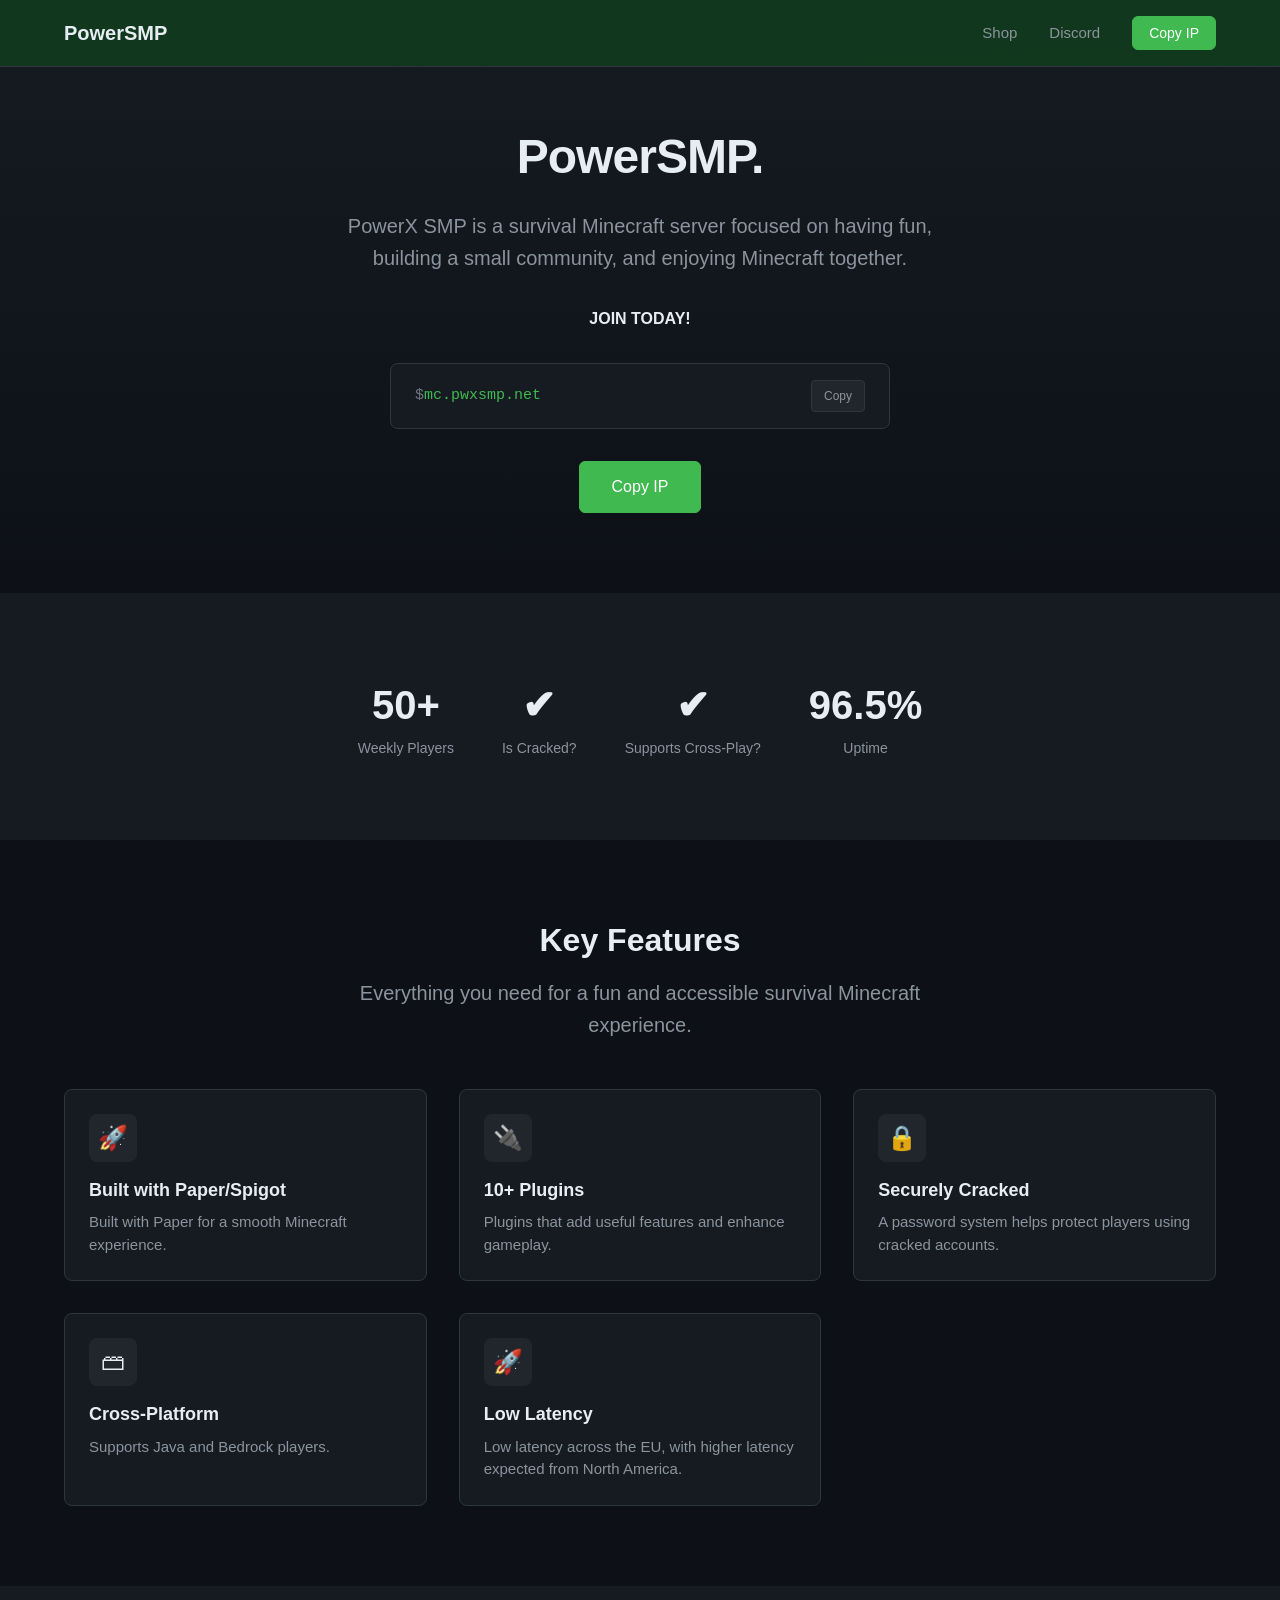
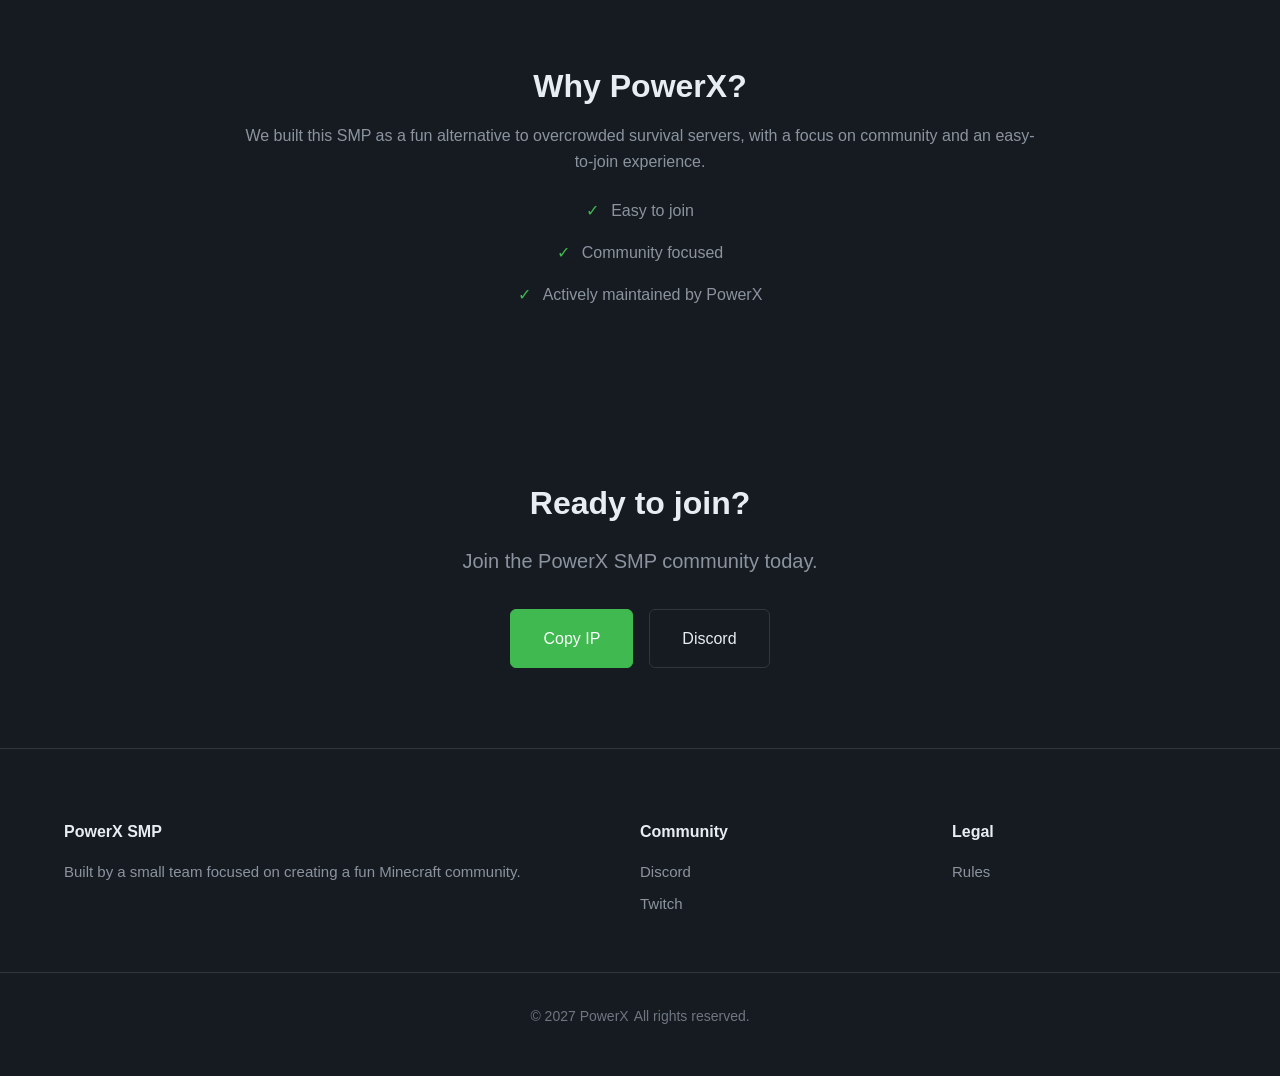
<file: index.html>
<!DOCTYPE html>
<html lang="en">
<head>
<meta charset="UTF-8">
<meta name="viewport" content="width=device-width, initial-scale=1.0">
<meta name="generator" content="Silex v3.9.0">
<link rel="stylesheet" href="css/index.css">
</head>
<body id="page-main" class="page-main">
<header class="oss-nav">
  <div class="oss-container nav-inner">
    <a href="index.html" class="oss-nav__logo">PowerSMP</a>
    <input type="checkbox" id="nav-toggle" class="navbar__checkbox">
    <nav class="navbar__menu">
      <a href="shop.html" class="oss-nav__link">Shop</a>
      <a href="https://discord.pwxsmp.net" class="oss-nav__link">Discord</a>
      <button type="button" class="oss-btn oss-btn--primary oss-btn--sm copy-ip">Copy IP</button>
    </nav>
    <label for="nav-toggle" class="navbar__toggle">☰</label>
  </div>
</header>

<main>
<section class="oss-hero">
  <div class="oss-container">
    <h1 class="oss-h1 oss-hero__title">PowerSMP.</h1>
    <p class="oss-body-lg oss-hero__subtitle">PowerX SMP is a survival Minecraft server focused on having fun, building a small community, and enjoying Minecraft together.</p>
    <div class="join-label"><b>JOIN TODAY!</b></div>
    <div class="oss-code">
      <div><span class="oss-code__prompt">$</span><span class="oss-code__command">mc.pwxsmp.net</span></div>
      <button type="button" class="oss-code__copy copy-ip">Copy</button>
    </div>
    <div class="hero-buttons"><button type="button" class="oss-btn oss-btn--primary oss-btn--lg copy-ip">Copy IP</button></div>
  </div>
</section>

<section class="oss-section oss-section--alt">
  <div class="oss-container">
    <div class="oss-stats">
      <div class="oss-stat"><div class="oss-stat__value">50+</div><div class="oss-stat__label">Weekly Players</div></div>
      <div class="oss-stat"><div class="oss-stat__value">✔</div><div class="oss-stat__label">Is Cracked?</div></div>
      <div class="oss-stat"><div class="oss-stat__value">✔</div><div class="oss-stat__label">Supports Cross-Play?</div></div>
      <div class="oss-stat"><div class="oss-stat__value">96.5%</div><div class="oss-stat__label">Uptime</div></div>
    </div>
  </div>
</section>

<section class="oss-section">
  <div class="oss-container">
    <h2 class="oss-h2">Key Features</h2>
    <p class="oss-body-lg section-subtitle">Everything you need for a fun and accessible survival Minecraft experience.</p>
    <div class="oss-grid oss-grid--3">
      <div class="oss-feature"><div class="oss-feature__icon">🚀</div><h3 class="oss-feature__title oss-h4">Built with Paper/Spigot</h3><p class="oss-feature__desc">Built with Paper for a smooth Minecraft experience.</p></div>
      <div class="oss-feature"><div class="oss-feature__icon">🔌</div><h3 class="oss-feature__title oss-h4">10+ Plugins</h3><p class="oss-feature__desc">Plugins that add useful features and enhance gameplay.</p></div>
      <div class="oss-feature"><div class="oss-feature__icon">🔒</div><h3 class="oss-feature__title oss-h4">Securely Cracked</h3><p class="oss-feature__desc">A password system helps protect players using cracked accounts.</p></div>
      <div class="oss-feature"><div class="oss-feature__icon">🗃</div><h3 class="oss-feature__title oss-h4">Cross-Platform</h3><p class="oss-feature__desc">Supports Java and Bedrock players.</p></div>
      <div class="oss-feature"><div class="oss-feature__icon">🚀</div><h3 class="oss-feature__title oss-h4">Low Latency</h3><p class="oss-feature__desc">Low latency across the EU, with higher latency expected from North America.</p></div>
    </div>
  </div>
</section>

<section class="oss-section oss-section--alt">
  <div class="oss-container">
    <div class="why-grid">
      <div>
        <h2 class="oss-h2">Why PowerX?</h2>
        <p class="oss-body">We built this SMP as a fun alternative to overcrowded survival servers, with a focus on community and an easy-to-join experience.</p>
        <ul class="check-list">
          <li><span>✓</span> Easy to join</li>
          <li><span>✓</span> Community focused</li>
          <li><span>✓</span> Actively maintained by PowerX</li>
        </ul>
      </div>
    </div>
  </div>
</section>

<section class="oss-section oss-section--alt">
  <div class="oss-container cta">
    <h2 class="oss-h2">Ready to join?</h2>
    <p class="oss-body-lg">Join the PowerX SMP community today.</p>
    <div class="hero-buttons">
      <button type="button" class="oss-btn oss-btn--primary oss-btn--lg copy-ip">Copy IP</button>
      <a href="https://discord.pwxsmp.net" class="oss-btn oss-btn--secondary oss-btn--lg">Discord</a>
    </div>
  </div>
</section>
</main>

<footer class="oss-footer">
  <div class="oss-container">
    <div class="oss-footer__grid">
      <div><h4 class="oss-footer__title">PowerX SMP</h4><p class="oss-footer__text">Built by a small team focused on creating a fun Minecraft community.</p></div>
      <div><h4 class="oss-footer__title">Community</h4><a href="https://discord.pwxsmp.net" class="oss-footer__link">Discord</a><a href="#" class="oss-footer__link">Twitch</a></div>
      <div><h4 class="oss-footer__title">Legal</h4><a href="#" class="oss-footer__link">Rules</a></div>
    </div>
  </div>
  <div class="oss-footer__bottom"><p>© 2027 PowerX</p><p>All rights reserved.</p></div>
</footer>

<script>
(() => {
  const ip = 'mc.pwxsmp.net';
  document.querySelectorAll('.copy-ip').forEach(button => {
    button.addEventListener('click', async () => {
      try {
        await navigator.clipboard.writeText(ip);
      } catch {
        const input = document.createElement('input');
        input.value = ip;
        document.body.appendChild(input);
        input.select();
        document.execCommand('copy');
        input.remove();
      }
      const oldText = button.textContent;
      button.textContent = 'Copied!';
      setTimeout(() => button.textContent = oldText, 1400);
    });
  });
})();
</script>
</body>
</html>
</file>
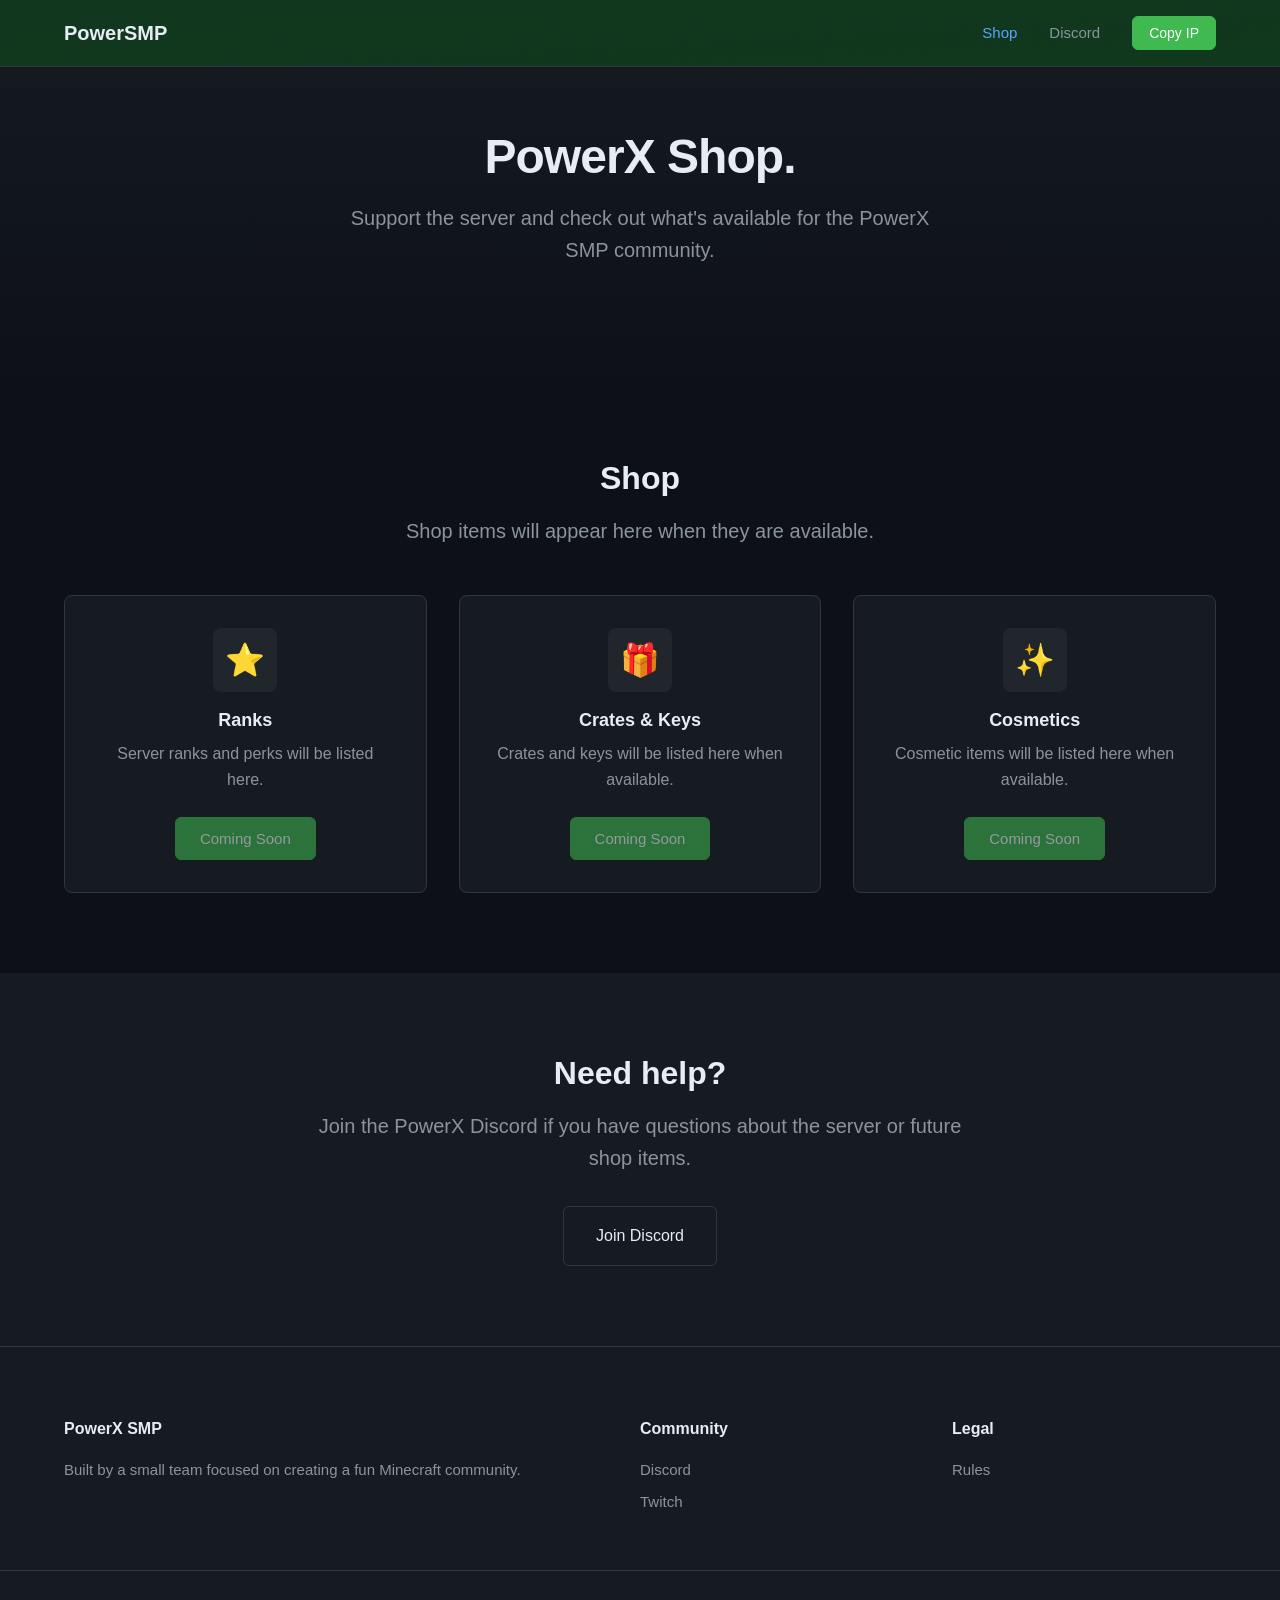
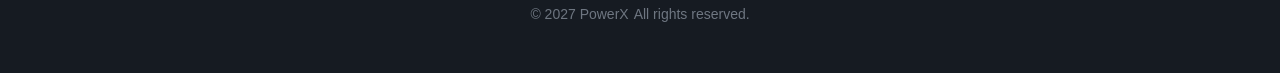
<file: shop.html>
<!DOCTYPE html>
<html lang="en">
<head>
<meta charset="UTF-8">
<meta name="viewport" content="width=device-width, initial-scale=1.0">
<meta name="generator" content="Silex v3.9.0">
<link rel="stylesheet" href="css/community.css">
</head>
<body class="page-com">
<header class="oss-nav">
  <div class="oss-container nav-inner">
    <a href="index.html" class="oss-nav__logo">PowerSMP</a>
    <input type="checkbox" id="nav-toggle" class="navbar__checkbox">
    <nav class="navbar__menu">
      <a href="shop.html" class="oss-nav__link current-com">Shop</a>
      <a href="https://discord.pwxsmp.net" class="oss-nav__link">Discord</a>
      <button type="button" class="oss-btn oss-btn--primary oss-btn--sm copy-ip">Copy IP</button>
    </nav>
    <label for="nav-toggle" class="navbar__toggle">☰</label>
  </div>
</header>

<main>
<section class="oss-hero">
  <div class="oss-container">
    <h1 class="oss-h1">PowerX Shop.</h1>
    <p class="oss-body-lg oss-hero__subtitle">Support the server and check out what's available for the PowerX SMP community.</p>
  </div>
</section>

<section class="oss-section">
  <div class="oss-container">
    <h2 class="oss-h2">Shop</h2>
    <p class="oss-body-lg shop-intro">Shop items will appear here when they are available.</p>
    <div class="oss-grid oss-grid--3">
      <article class="oss-card shop-card"><div class="shop-icon">⭐</div><h3 class="oss-h4">Ranks</h3><p class="oss-body">Server ranks and perks will be listed here.</p><button class="oss-btn oss-btn--primary" type="button" disabled>Coming Soon</button></article>
      <article class="oss-card shop-card"><div class="shop-icon">🎁</div><h3 class="oss-h4">Crates &amp; Keys</h3><p class="oss-body">Crates and keys will be listed here when available.</p><button class="oss-btn oss-btn--primary" type="button" disabled>Coming Soon</button></article>
      <article class="oss-card shop-card"><div class="shop-icon">✨</div><h3 class="oss-h4">Cosmetics</h3><p class="oss-body">Cosmetic items will be listed here when available.</p><button class="oss-btn oss-btn--primary" type="button" disabled>Coming Soon</button></article>
    </div>
  </div>
</section>

<section class="oss-section oss-section--alt">
  <div class="oss-container shop-note">
    <h2 class="oss-h2">Need help?</h2>
    <p class="oss-body-lg">Join the PowerX Discord if you have questions about the server or future shop items.</p>
    <a href="https://discord.pwxsmp.net" class="oss-btn oss-btn--secondary oss-btn--lg">Join Discord</a>
  </div>
</section>
</main>

<footer class="oss-footer">
  <div class="oss-container">
    <div class="oss-footer__grid">
      <div><h4 class="oss-footer__title">PowerX SMP</h4><p class="oss-footer__text">Built by a small team focused on creating a fun Minecraft community.</p></div>
      <div><h4 class="oss-footer__title">Community</h4><a href="https://discord.pwxsmp.net" class="oss-footer__link">Discord</a><a href="#" class="oss-footer__link">Twitch</a></div>
      <div><h4 class="oss-footer__title">Legal</h4><a href="#" class="oss-footer__link">Rules</a></div>
    </div>
  </div>
  <div class="oss-footer__bottom"><p>© 2027 PowerX</p><p>All rights reserved.</p></div>
</footer>

<script>
(() => {
  const ip = 'mc.pwxsmp.net';
  document.querySelectorAll('.copy-ip').forEach(button => {
    button.addEventListener('click', async () => {
      try { await navigator.clipboard.writeText(ip); }
      catch {
        const input = document.createElement('input');
        input.value = ip; document.body.appendChild(input); input.select();
        document.execCommand('copy'); input.remove();
      }
      const oldText = button.textContent;
      button.textContent = 'Copied!';
      setTimeout(() => button.textContent = oldText, 1400);
    });
  });
})();
</script>
</body>
</html>
</file>
<file: css/index.css>
*{box-sizing:border-box}body{margin:0}:root{--color-accent:#58A6FF;--color-accent-hover:#79C0FF;--color-bg:#0D1117;--color-bg-secondary:#161B22;--color-bg-tertiary:#21262D;--color-border:#30363D;--color-danger:#F85149;--color-success:#3FB950;--color-text:#E6EDF3;--color-text-muted:#8B949E;--color-text-subtle:#6E7681;--color-warning:#D29922;--font-mono:'JetBrains Mono','Fira Code','SF Mono',Consolas,monospace;--font-sans:-apple-system,BlinkMacSystemFont,'Segoe UI','Noto Sans',Helvetica,Arial,sans-serif}body{background:var(--color-bg);color:var(--color-text);font-family:var(--font-sans);line-height:1.6}.oss-h1{font-size:3rem;font-weight:700;letter-spacing:-.02em;line-height:1.2;margin:0 0 1rem}.oss-h2{font-size:2rem;font-weight:600;line-height:1.3;margin:0 0 1rem;text-align:center}.oss-h4{font-size:1.125rem;font-weight:600;line-height:1.4;margin:0 0 .5rem}.oss-body{color:var(--color-text-muted);font-size:1rem}.oss-body-lg{color:var(--color-text-muted);font-size:1.25rem}.oss-container{margin:0 auto;max-width:1200px;padding:0 1.5rem}.oss-section{padding:5rem 0}.oss-section--alt{background:var(--color-bg-secondary)}.oss-grid{display:grid;gap:2rem}.oss-grid--2{grid-template-columns:repeat(2,1fr)}.oss-grid--3{grid-template-columns:repeat(3,1fr)}.oss-nav{backdrop-filter:blur(10px);background:linear-gradient(rgba(13,17,23,.82),rgba(13,17,23,.82)),url("../assets/Untitled.png") center/cover no-repeat;border-bottom:1px solid var(--color-border);left:0;padding:1rem 0;position:fixed;right:0;top:0;z-index:1000}.nav-inner{align-items:center;display:flex;justify-content:space-between}.oss-nav__logo{color:var(--color-text);display:flex;font-size:1.25rem;font-weight:700;text-decoration:none}.oss-nav__logo:hover{color:var(--color-accent)}.oss-nav__link{color:var(--color-text-muted);font-size:.9375rem;text-decoration:none;transition:color .2s}.oss-nav__link:hover{color:var(--color-text)}.oss-btn{align-items:center;border:1px solid transparent;border-radius:6px;cursor:pointer;display:inline-flex;font-size:.9375rem;font-weight:500;gap:.5rem;padding:.75rem 1.5rem;text-decoration:none;transition:all .2s}.oss-btn--primary{background:var(--color-success);border-color:var(--color-success);color:#fff}.oss-btn--primary:hover{background:#2EA043;border-color:#2EA043}.oss-btn--secondary{background:transparent;border-color:var(--color-border);color:var(--color-text)}.oss-btn--secondary:hover{background:var(--color-bg-tertiary);border-color:var(--color-text-subtle)}.oss-btn--lg{font-size:1rem;padding:1rem 2rem}.oss-btn--sm{font-size:.875rem;padding:.5rem 1rem}.oss-btn:disabled{cursor:not-allowed;opacity:.55}.oss-hero{background:linear-gradient(180deg,var(--color-bg-secondary) 0%,var(--color-bg) 100%);padding:8rem 0 5rem;text-align:center}.oss-hero__title{margin:0 auto 1.5rem;max-width:800px}.oss-hero__subtitle{margin:0 auto 2rem;max-width:600px}.oss-code{align-items:center;background:var(--color-bg-secondary);border:1px solid var(--color-border);border-radius:8px;display:flex;font-family:var(--font-mono);font-size:.9375rem;gap:1rem;justify-content:space-between;margin:2rem auto;max-width:500px;overflow-x:auto;padding:1rem 1.5rem}.oss-code__prompt{color:var(--color-text-subtle);user-select:none}.oss-code__command{color:var(--color-success)}.oss-code__copy{background:var(--color-bg-tertiary);border:1px solid var(--color-border);border-radius:4px;color:var(--color-text-muted);cursor:pointer;font-size:.75rem;padding:.5rem .75rem}.oss-code__copy:hover{background:var(--color-border);color:var(--color-text)}.oss-feature{background:var(--color-bg-secondary);border:1px solid var(--color-border);border-radius:8px;padding:1.5rem;transition:border-color .2s}.oss-feature:hover{border-color:var(--color-text-subtle)}.oss-feature__icon{align-items:center;background:var(--color-bg-tertiary);border-radius:8px;display:flex;font-size:1.5rem;height:48px;justify-content:center;margin-bottom:1rem;width:48px}.oss-feature__title{color:var(--color-text);margin-bottom:.5rem}.oss-feature__desc{color:var(--color-text-muted);font-size:.9375rem;line-height:1.5;margin:0}.oss-stats{display:flex;flex-wrap:wrap;gap:3rem;justify-content:center}.oss-stat{text-align:center}.oss-stat__value{color:var(--color-text);font-size:2.5rem;font-weight:700}.oss-stat__label{color:var(--color-text-muted);font-size:.875rem}.oss-footer{background:var(--color-bg-secondary);border-top:1px solid var(--color-border);padding:3rem 0}.oss-footer__grid{display:grid;gap:3rem;grid-template-columns:2fr 1fr 1fr}.oss-footer__title{color:var(--color-text);font-weight:600;margin-bottom:1rem}.oss-footer__text,.oss-footer__link{color:var(--color-text-muted);font-size:.9375rem}.oss-footer__link{display:block;margin-bottom:.5rem;text-decoration:none}.oss-footer__link:hover{color:var(--color-accent)}.oss-footer__bottom{align-items:center;border-top:1px solid var(--color-border);column-gap:5px;display:flex;flex-wrap:wrap;justify-content:center;margin:3rem auto 0;padding:2rem 0 0;text-align:center}.oss-footer__bottom p{color:var(--color-text-subtle);font-size:.875rem;margin:0}.navbar__menu{align-items:center;column-gap:32px;display:flex}.navbar__checkbox{display:none}.navbar__toggle{display:none}.hero-buttons{display:flex;gap:1rem;justify-content:center;margin-top:2rem}.join-label{text-align:center}.section-subtitle{text-align:center;margin:0 auto 3rem;max-width:600px}.why-grid{max-width:800px;margin:0 auto}.why-grid .oss-body{text-align:center}.check-list{list-style:none;margin:1.5rem 0 0;padding:0}.check-list li{color:var(--color-text-muted);display:flex;gap:.75rem;margin-bottom:1rem;justify-content:center}.check-list span{color:var(--color-success)}.cta{text-align:center}.oss-card{background:var(--color-bg-secondary);border:1px solid var(--color-border);border-radius:8px;padding:2rem}@media(max-width:768px){.oss-grid--2,.oss-grid--3{grid-template-columns:1fr}.oss-h1{font-size:2rem}.oss-h2{font-size:1.5rem}.oss-section{padding:3rem 0}.oss-footer__grid{grid-template-columns:1fr;row-gap:1rem}.navbar__menu{background:#161b22;box-shadow:0 4px 10px rgba(0,0,0,.44);display:flex;flex-direction:column;left:0;max-height:0;opacity:0;overflow:hidden;padding:0;position:absolute;right:0;top:80px;transition:all .3s ease-in-out}.navbar__toggle{cursor:pointer;display:block;font-size:1.8rem;padding:0 10px}.navbar__checkbox:checked~.navbar__menu{max-height:100vh;opacity:1;padding:50px 20px}.hero-buttons{flex-wrap:wrap}}
</file>
<file: css/community.css>
*{box-sizing:border-box}body{margin:0}:root{--color-accent:#58A6FF;--color-accent-hover:#79C0FF;--color-bg:#0D1117;--color-bg-secondary:#161B22;--color-bg-tertiary:#21262D;--color-border:#30363D;--color-danger:#F85149;--color-success:#3FB950;--color-text:#E6EDF3;--color-text-muted:#8B949E;--color-text-subtle:#6E7681;--color-warning:#D29922;--font-mono:'JetBrains Mono','Fira Code','SF Mono',Consolas,monospace;--font-sans:-apple-system,BlinkMacSystemFont,'Segoe UI','Noto Sans',Helvetica,Arial,sans-serif}body{background:var(--color-bg);color:var(--color-text);font-family:var(--font-sans);line-height:1.6}.oss-h1{font-size:3rem;font-weight:700;letter-spacing:-.02em;line-height:1.2;margin:0 0 1rem}.oss-h2{font-size:2rem;font-weight:600;line-height:1.3;margin:0 0 1rem;text-align:center}.oss-h4{font-size:1.125rem;font-weight:600;line-height:1.4;margin:0 0 .5rem}.oss-body{color:var(--color-text-muted);font-size:1rem}.oss-body-lg{color:var(--color-text-muted);font-size:1.25rem}.oss-container{margin:0 auto;max-width:1200px;padding:0 1.5rem}.oss-section{padding:5rem 0}.oss-section--alt{background:var(--color-bg-secondary)}.oss-grid{display:grid;gap:2rem}.oss-grid--2{grid-template-columns:repeat(2,1fr)}.oss-grid--3{grid-template-columns:repeat(3,1fr)}.oss-nav{backdrop-filter:blur(10px);background:linear-gradient(rgba(13,17,23,.82),rgba(13,17,23,.82)),url("../assets/Untitled.png") center/cover no-repeat;border-bottom:1px solid var(--color-border);left:0;padding:1rem 0;position:fixed;right:0;top:0;z-index:1000}.nav-inner{align-items:center;display:flex;justify-content:space-between}.oss-nav__logo{color:var(--color-text);display:flex;font-size:1.25rem;font-weight:700;text-decoration:none}.oss-nav__logo:hover{color:var(--color-accent)}.oss-nav__link{color:var(--color-text-muted);font-size:.9375rem;text-decoration:none;transition:color .2s}.oss-nav__link:hover{color:var(--color-text)}.oss-btn{align-items:center;border:1px solid transparent;border-radius:6px;cursor:pointer;display:inline-flex;font-size:.9375rem;font-weight:500;gap:.5rem;padding:.75rem 1.5rem;text-decoration:none;transition:all .2s}.oss-btn--primary{background:var(--color-success);border-color:var(--color-success);color:#fff}.oss-btn--primary:hover{background:#2EA043;border-color:#2EA043}.oss-btn--secondary{background:transparent;border-color:var(--color-border);color:var(--color-text)}.oss-btn--secondary:hover{background:var(--color-bg-tertiary);border-color:var(--color-text-subtle)}.oss-btn--lg{font-size:1rem;padding:1rem 2rem}.oss-btn--sm{font-size:.875rem;padding:.5rem 1rem}.oss-btn:disabled{cursor:not-allowed;opacity:.55}.oss-hero{background:linear-gradient(180deg,var(--color-bg-secondary) 0%,var(--color-bg) 100%);padding:8rem 0 5rem;text-align:center}.oss-hero__title{margin:0 auto 1.5rem;max-width:800px}.oss-hero__subtitle{margin:0 auto 2rem;max-width:600px}.oss-code{align-items:center;background:var(--color-bg-secondary);border:1px solid var(--color-border);border-radius:8px;display:flex;font-family:var(--font-mono);font-size:.9375rem;gap:1rem;justify-content:space-between;margin:2rem auto;max-width:500px;overflow-x:auto;padding:1rem 1.5rem}.oss-code__prompt{color:var(--color-text-subtle);user-select:none}.oss-code__command{color:var(--color-success)}.oss-code__copy{background:var(--color-bg-tertiary);border:1px solid var(--color-border);border-radius:4px;color:var(--color-text-muted);cursor:pointer;font-size:.75rem;padding:.5rem .75rem}.oss-code__copy:hover{background:var(--color-border);color:var(--color-text)}.oss-feature{background:var(--color-bg-secondary);border:1px solid var(--color-border);border-radius:8px;padding:1.5rem;transition:border-color .2s}.oss-feature:hover{border-color:var(--color-text-subtle)}.oss-feature__icon{align-items:center;background:var(--color-bg-tertiary);border-radius:8px;display:flex;font-size:1.5rem;height:48px;justify-content:center;margin-bottom:1rem;width:48px}.oss-feature__title{color:var(--color-text);margin-bottom:.5rem}.oss-feature__desc{color:var(--color-text-muted);font-size:.9375rem;line-height:1.5;margin:0}.oss-stats{display:flex;flex-wrap:wrap;gap:3rem;justify-content:center}.oss-stat{text-align:center}.oss-stat__value{color:var(--color-text);font-size:2.5rem;font-weight:700}.oss-stat__label{color:var(--color-text-muted);font-size:.875rem}.oss-footer{background:var(--color-bg-secondary);border-top:1px solid var(--color-border);padding:3rem 0}.oss-footer__grid{display:grid;gap:3rem;grid-template-columns:2fr 1fr 1fr}.oss-footer__title{color:var(--color-text);font-weight:600;margin-bottom:1rem}.oss-footer__text,.oss-footer__link{color:var(--color-text-muted);font-size:.9375rem}.oss-footer__link{display:block;margin-bottom:.5rem;text-decoration:none}.oss-footer__link:hover{color:var(--color-accent)}.oss-footer__bottom{align-items:center;border-top:1px solid var(--color-border);column-gap:5px;display:flex;flex-wrap:wrap;justify-content:center;margin:3rem auto 0;padding:2rem 0 0;text-align:center}.oss-footer__bottom p{color:var(--color-text-subtle);font-size:.875rem;margin:0}.navbar__menu{align-items:center;column-gap:32px;display:flex}.navbar__checkbox{display:none}.navbar__toggle{display:none}.hero-buttons{display:flex;gap:1rem;justify-content:center;margin-top:2rem}.join-label{text-align:center}.section-subtitle{text-align:center;margin:0 auto 3rem;max-width:600px}.why-grid{max-width:800px;margin:0 auto}.why-grid .oss-body{text-align:center}.check-list{list-style:none;margin:1.5rem 0 0;padding:0}.check-list li{color:var(--color-text-muted);display:flex;gap:.75rem;margin-bottom:1rem;justify-content:center}.check-list span{color:var(--color-success)}.cta{text-align:center}.oss-card{background:var(--color-bg-secondary);border:1px solid var(--color-border);border-radius:8px;padding:2rem}@media(max-width:768px){.oss-grid--2,.oss-grid--3{grid-template-columns:1fr}.oss-h1{font-size:2rem}.oss-h2{font-size:1.5rem}.oss-section{padding:3rem 0}.oss-footer__grid{grid-template-columns:1fr;row-gap:1rem}.navbar__menu{background:#161b22;box-shadow:0 4px 10px rgba(0,0,0,.44);display:flex;flex-direction:column;left:0;max-height:0;opacity:0;overflow:hidden;padding:0;position:absolute;right:0;top:80px;transition:all .3s ease-in-out}.navbar__toggle{cursor:pointer;display:block;font-size:1.8rem;padding:0 10px}.navbar__checkbox:checked~.navbar__menu{max-height:100vh;opacity:1;padding:50px 20px}.hero-buttons{flex-wrap:wrap}}
.shop-card{align-items:center;display:flex;flex-direction:column;min-height:100%;text-align:center}.shop-card .oss-body{margin:0 0 1.5rem}.shop-card .oss-btn{margin-top:auto}.shop-icon{align-items:center;background:var(--color-bg-tertiary);border-radius:8px;display:flex;font-size:2rem;height:64px;justify-content:center;margin-bottom:1rem;width:64px}.shop-intro{margin:0 auto 3rem;max-width:600px;text-align:center}.shop-note{text-align:center}.shop-note .oss-body-lg{margin:0 auto 2rem;max-width:650px}.current-com{color:var(--color-accent)!important}
</file>
